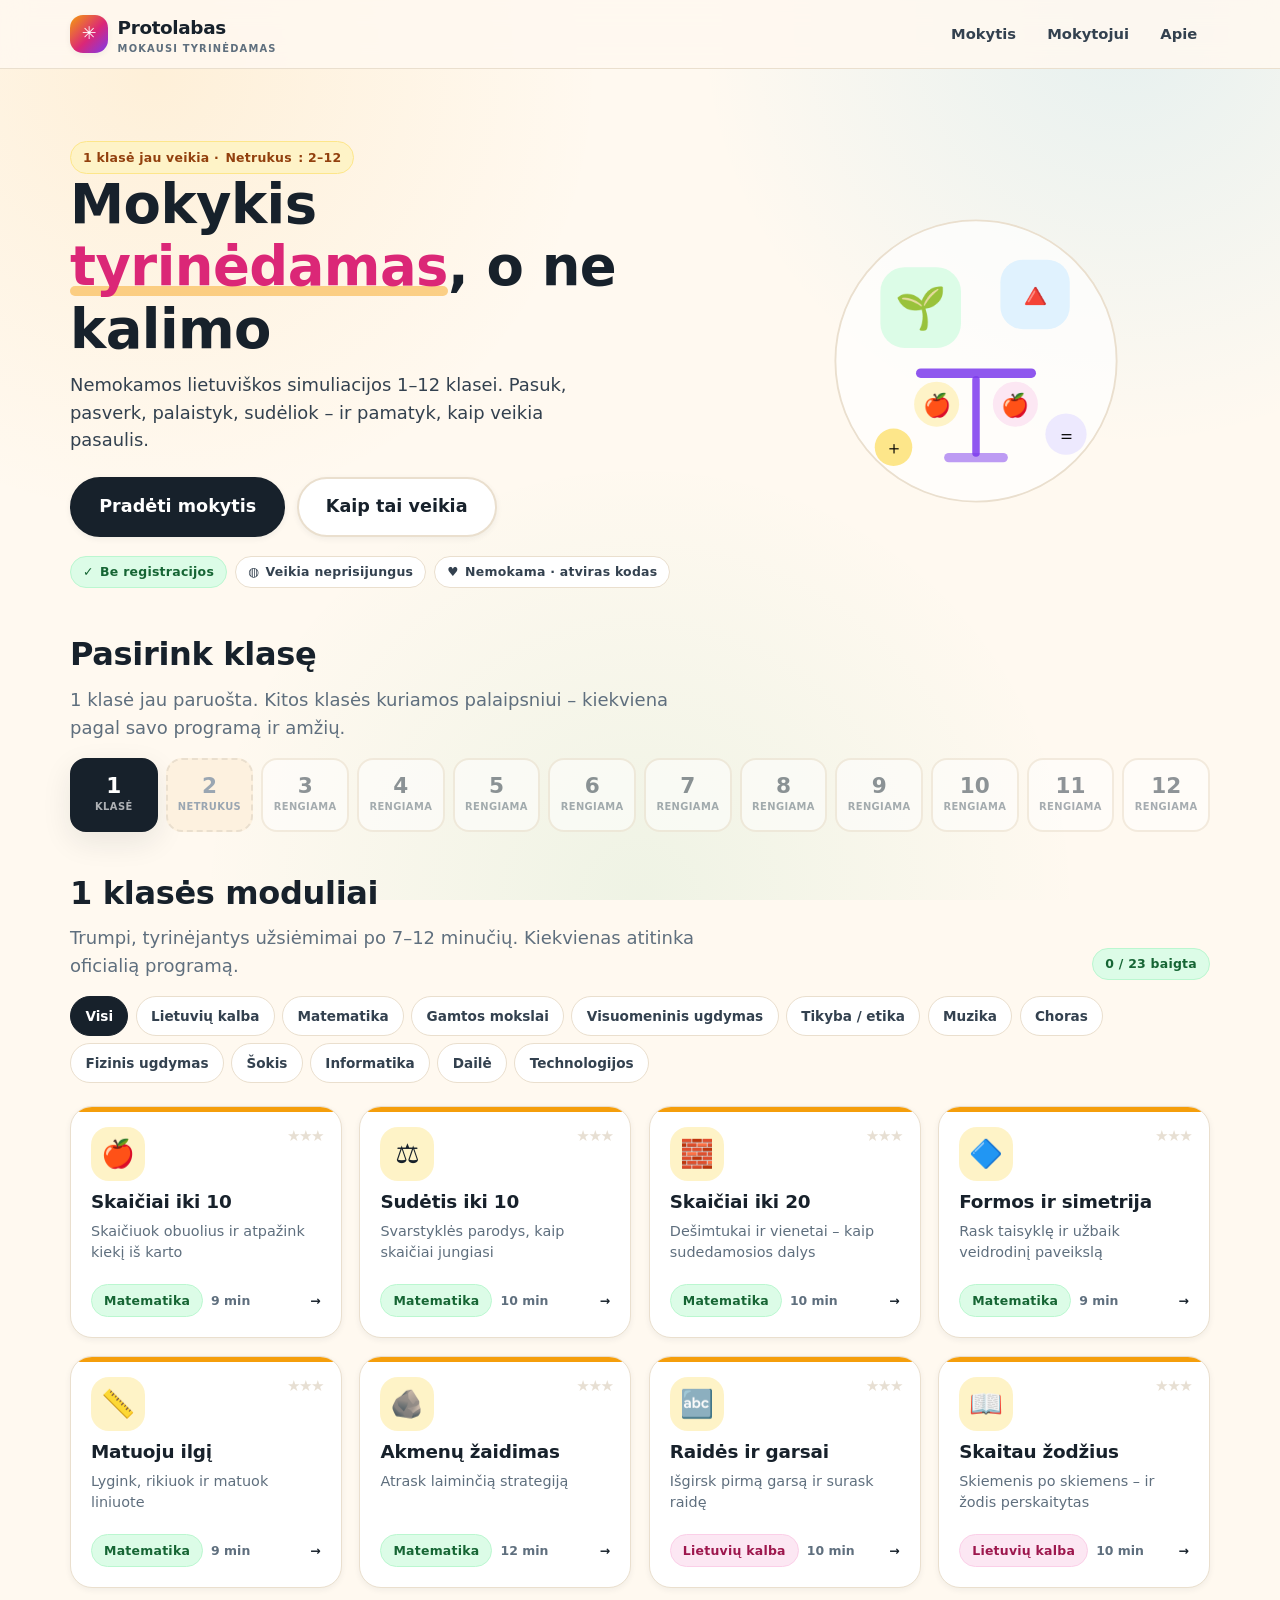
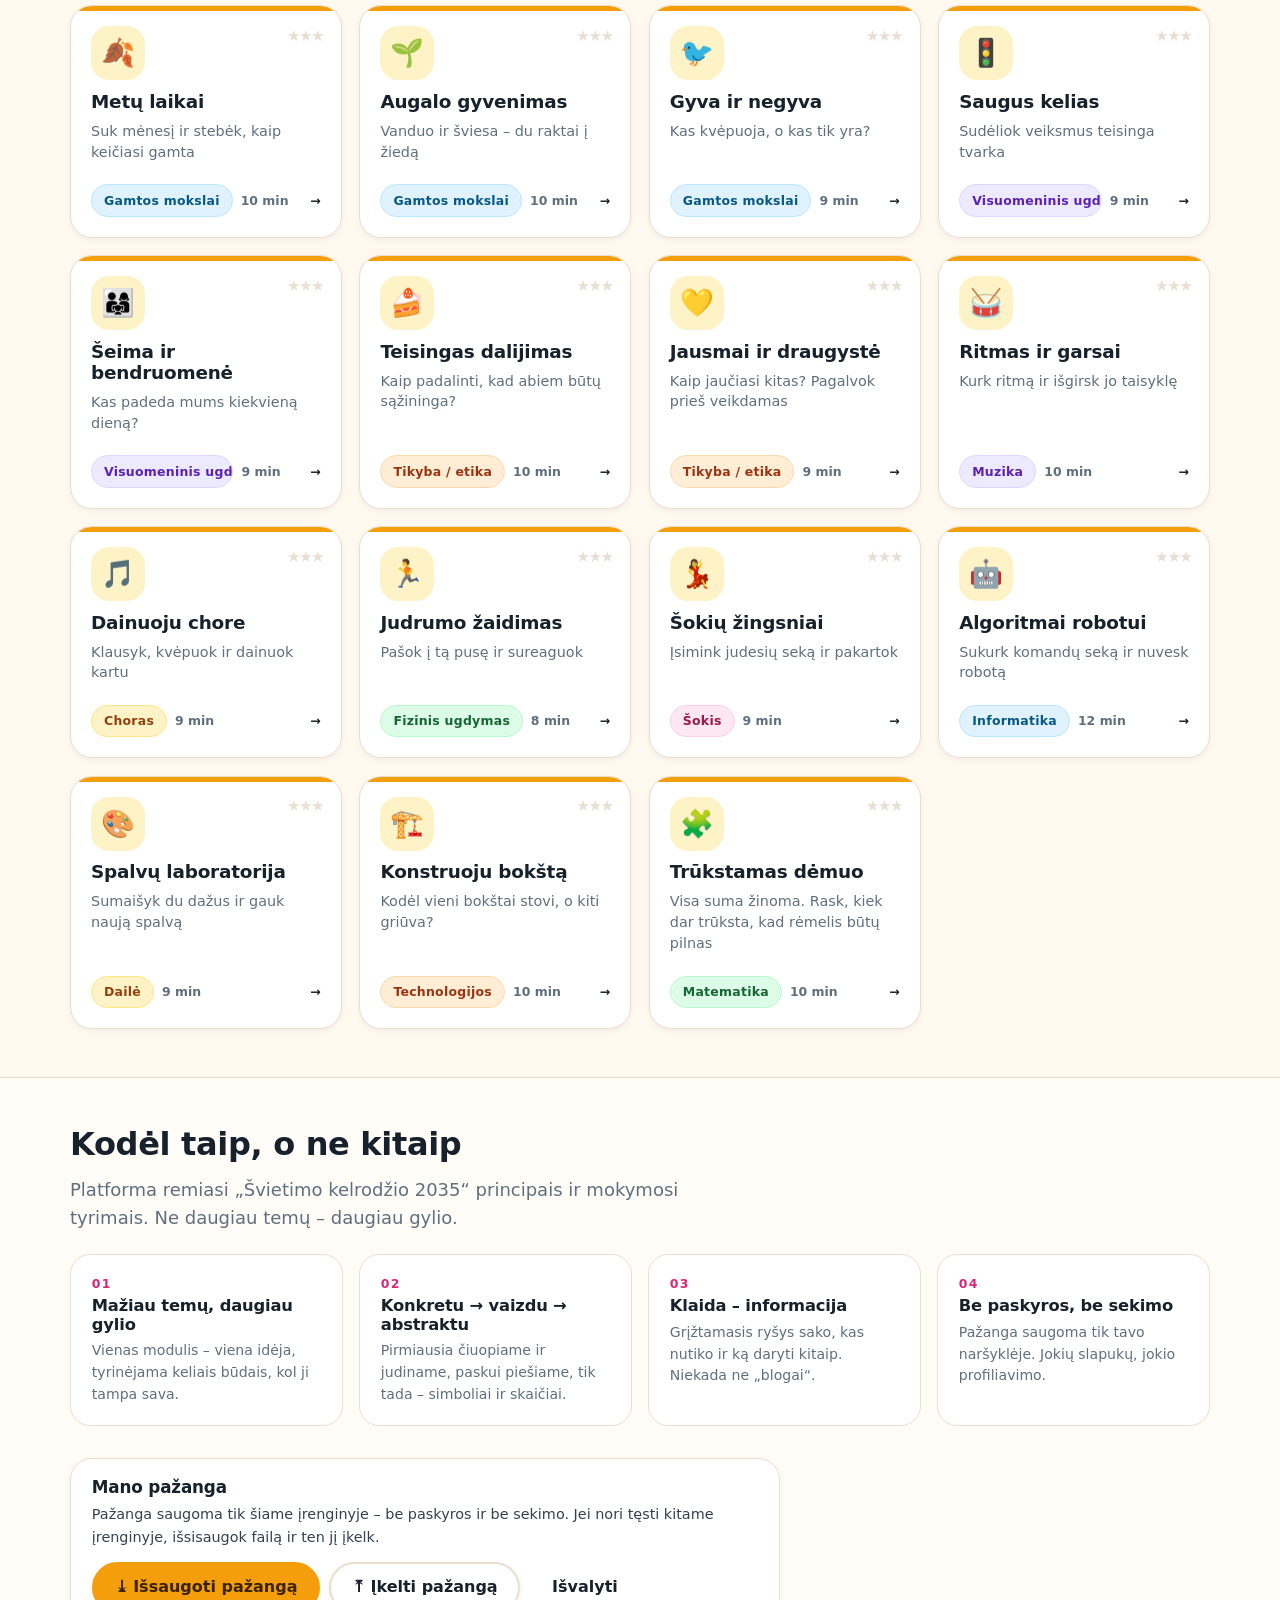
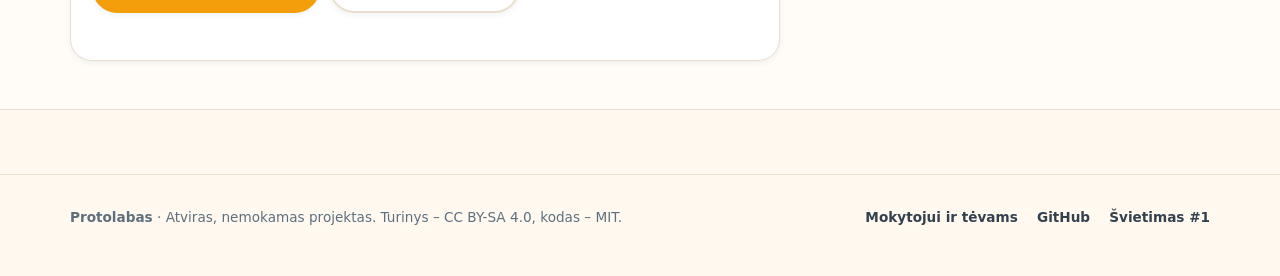
<file: index.html>
<!doctype html>
<html lang="lt">
<head>
<meta charset="utf-8">
<meta name="viewport" content="width=device-width, initial-scale=1">
<title>Protolabas — mokausi tyrinėdamas | 1–12 klasė</title>
<meta name="description" content="Nemokama, atviro kodo lietuviška mokymosi platforma 1–12 klasei: interaktyvios simuliacijos, modeliai ir žaidimai, susieti su oficialia bendrąja programa.">
<meta name="theme-color" content="#fff9f0">
<meta property="og:title" content="Protolabas — mokausi tyrinėdamas">
<meta property="og:description" content="Simuliacijos ir modeliai 1–12 klasei. Be registracijos. Nemokamai.">
<meta property="og:type" content="website">
<link rel="icon" href="data:image/svg+xml,%3Csvg xmlns='http://www.w3.org/2000/svg' viewBox='0 0 64 64'%3E%3Crect width='64' height='64' rx='18' fill='%23f59e0b'/%3E%3Ccircle cx='24' cy='26' r='7' fill='%23fff'/%3E%3Ccircle cx='42' cy='26' r='7' fill='%23fff'/%3E%3Cpath d='M18 42c4 8 24 8 28 0' stroke='%23fff' stroke-width='4' fill='none' stroke-linecap='round'/%3E%3C/svg%3E">
<link rel="stylesheet" href="css/app.css">
</head>
<body>
<a class="sr-only" href="#main">Pereiti prie turinio</a>

<header class="topbar">
  <div class="wrap">
    <a class="brand" href="./">
      <span class="brand-mark" aria-hidden="true">✳</span>
      <span>Protolabas<small data-i18n="brandTag">mokausi tyrinėdamas</small></span>
    </a>
    <nav class="topnav" aria-label="Pagrindinė navigacija">
      <a href="#modules" data-i18n="navLearn">Mokytis</a>
      <a href="mokytojui.html" data-i18n="navTeachers">Mokytojui</a>
      <a href="#apie" class="nav-keep" data-i18n="navAbout">Apie</a>
    </nav>
  </div>
</header>

<main id="main">
  <section class="hero">
    <div class="wrap">
      <div>
        <span class="chip chip-sun">1 klasė jau veikia · <span data-i18n="soon">Netrukus</span>: 2–12</span>
        <h1 data-i18n="heroTitle">Mokykis <em>tyrinėdamas</em>, o ne kalimo</h1>
        <p class="hero-lead" data-i18n="heroLead">Nemokamos lietuviškos simuliacijos 1–12 klasei. Pasuk, pasverk, palaistyk, sudėliok – ir pamatyk, kaip veikia pasaulis.</p>
        <div class="hero-actions">
          <a class="btn btn-primary btn-lg" href="#modules" data-i18n="startLearning">Pradėti mokytis</a>
          <a class="btn btn-lg" href="mokytojui.html" data-i18n="howItWorks">Kaip tai veikia</a>
        </div>
        <div class="hero-note">
          <span class="chip chip-leaf">✓ <span data-i18n="noAccount">Be registracijos</span></span>
          <span class="chip">◍ <span data-i18n="offline">Veikia neprisijungus</span></span>
          <span class="chip">♥ <span data-i18n="freeOpen">Nemokama · atviras kodas</span></span>
        </div>
      </div>
      <div class="hero-art" aria-hidden="true">
        <svg viewBox="0 0 320 320" role="img" aria-label="Svarstyklės su obuoliais, augalas ir figūros">
          <circle cx="160" cy="160" r="150" fill="#fff" opacity=".7"/>
          <circle cx="160" cy="160" r="150" fill="none" stroke="#eadfce" stroke-width="2"/>
          <g class="float-slow">
            <rect x="58" y="60" width="86" height="86" rx="26" fill="#dcfce7"/>
            <text x="101" y="118" font-size="44" text-anchor="middle">🌱</text>
          </g>
          <g class="float-fast">
            <rect x="186" y="52" width="74" height="74" rx="24" fill="#e0f2fe"/>
            <text x="223" y="103" font-size="38" text-anchor="middle">🔺</text>
          </g>
          <g>
            <rect x="96" y="168" width="128" height="10" rx="5" fill="#7c3aed" opacity=".85"/>
            <rect x="156" y="176" width="8" height="86" rx="4" fill="#7c3aed" opacity=".85"/>
            <rect x="126" y="258" width="68" height="10" rx="5" fill="#7c3aed" opacity=".5"/>
            <circle cx="118" cy="206" r="24" fill="#fef3c7"/>
            <text x="118" y="215" font-size="24" text-anchor="middle">🍎</text>
            <circle cx="202" cy="206" r="24" fill="#fce7f3"/>
            <text x="202" y="215" font-size="24" text-anchor="middle">🍎</text>
          </g>
          <g class="float-slow">
            <circle cx="72" cy="252" r="20" fill="#fde68a"/>
            <text x="72" y="259" font-size="19" text-anchor="middle">＋</text>
          </g>
          <g class="float-fast">
            <circle cx="256" cy="238" r="22" fill="#ede9fe"/>
            <text x="256" y="246" font-size="20" text-anchor="middle">＝</text>
          </g>
        </svg>
      </div>
    </div>
  </section>

  <section class="grades" id="grades">
    <div class="wrap">
      <div class="section-head">
        <div>
          <h2 data-i18n="gradesTitle">Pasirink klasę</h2>
          <p data-i18n="gradesLead">1 klasė jau paruošta. Kitos klasės kuriamos palaipsniui – kiekviena pagal savo programą ir amžių.</p>
        </div>
      </div>
      <div class="grade-rail" id="gradeRail" role="list"></div>
    </div>
  </section>

  <section class="modules" id="modules">
    <div class="wrap">
      <div class="continue" id="continueCard" hidden>
        <div>
          <small data-i18n="continueWhere">Ten, kur baigei</small>
          <b id="continueTitle"></b>
        </div>
        <a class="btn btn-sun" id="continueLink" href="#" data-i18n="continue">Tęsti</a>
      </div>

      <div class="section-head">
        <div>
          <h2 id="modulesHeading" data-i18n="modulesTitle">1 klasės moduliai</h2>
          <p data-i18n="modulesLead">Trumpi, tyrinėjantys užsiėmimai po 7–12 minučių. Kiekvienas atitinka oficialią programą.</p>
        </div>
        <div id="gradeProgress" class="chip chip-leaf" hidden></div>
      </div>

      <div class="filters" id="filters" role="group" aria-label="Dalykų filtras"></div>
      <div class="grid grid-3" id="moduleGrid" aria-live="polite"></div>
      <noscript><p>Šiai platformai reikia „JavaScript“. Turinys – atviro kodo, todėl jį galima skaityti ir tiesiogiai <code>content/</code> kataloge.</p></noscript>
    </div>
  </section>

  <section class="band band-tint" id="apie">
    <div class="wrap">
      <h2 data-i18n="principlesTitle">Kodėl taip, o ne kitaip</h2>
      <p style="color:var(--muted);max-width:60ch" data-i18n="principlesLead">Platforma remiasi „Švietimo kelrodžio 2035“ principais ir mokymosi tyrimais. Ne daugiau temų – daugiau gylio.</p>
      <div class="principles">
        <div class="principle"><div class="n">01</div><h3 data-i18n="p1t">Mažiau temų, daugiau gylio</h3><p data-i18n="p1d">Vienas modulis – viena idėja, tyrinėjama keliais būdais, kol ji tampa sava.</p></div>
        <div class="principle"><div class="n">02</div><h3 data-i18n="p2t">Konkretu → vaizdu → abstraktu</h3><p data-i18n="p2d">Pirmiausia čiuopiame ir judiname, paskui piešiame, tik tada – simboliai ir skaičiai.</p></div>
        <div class="principle"><div class="n">03</div><h3 data-i18n="p3t">Klaida – informacija</h3><p data-i18n="p3d">Grįžtamasis ryšys sako, kas nutiko ir ką daryti kitaip. Niekada ne „blogai“.</p></div>
        <div class="principle"><div class="n">04</div><h3 data-i18n="p4t">Be paskyros, be sekimo</h3><p data-i18n="p4d">Pažanga saugoma tik tavo naršyklėje. Jokių slapukų, jokio profiliavimo.</p></div>
      </div>
      <div class="progress-tools">
        <h3>Mano pažanga</h3>
        <p>Pažanga saugoma tik šiame įrenginyje – be paskyros ir be sekimo. Jei nori tęsti kitame įrenginyje, išsisaugok failą ir ten jį įkelk.</p>
        <div class="progress-actions">
          <button class="btn btn-sun" id="exportProgress" type="button">⤓ Išsaugoti pažangą</button>
          <label class="btn" for="importProgress">⤒ Įkelti pažangą</label>
          <input id="importProgress" type="file" accept="application/json,.json" hidden>
          <button class="btn btn-ghost" id="resetProgress" type="button">Išvalyti</button>
        </div>
        <p id="progressMsg" class="progress-msg" role="status" aria-live="polite"></p>
      </div>
    </div>
  </section>
</main>

<footer class="site-foot">
  <div class="wrap">
    <div>
      <b>Protolabas</b> · <span data-i18n="footNote">Atviras, nemokamas projektas. Turinys – CC BY-SA 4.0, kodas – MIT.</span>
    </div>
    <div style="display:flex;gap:1.2rem;flex-wrap:wrap">
      <a href="mokytojui.html" data-i18n="forTeachers">Mokytojui ir tėvams</a>
      <a href="https://github.com/One-Man-Company/protolabas">GitHub</a>
      <a href="guidelines/svietimas-1.md">Švietimas #1</a>
    </div>
  </div>
</footer>

<script type="module" src="js/app.js"></script>
</body>
</html>
</file>
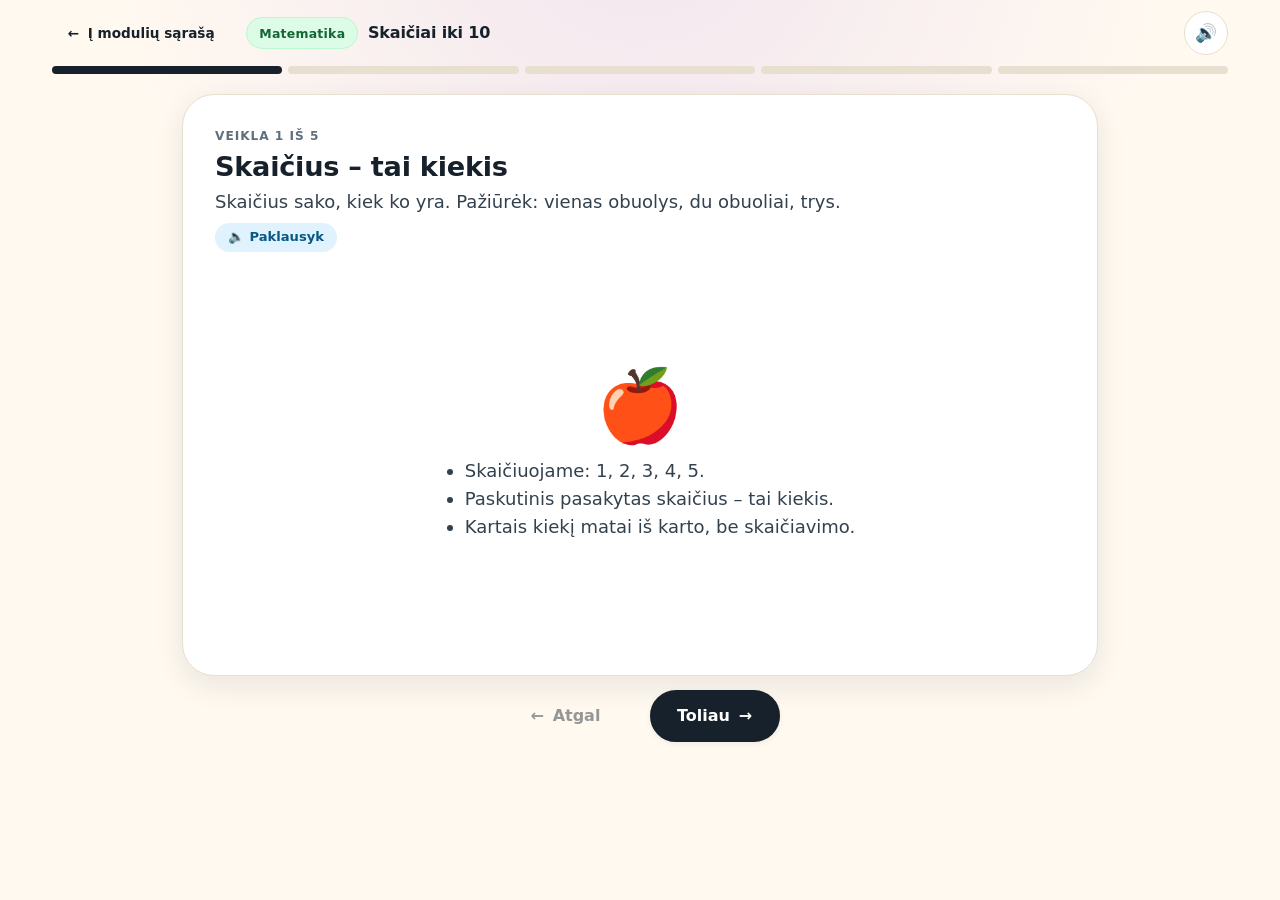
<file: mokytis.html>
<!doctype html>
<html lang="lt">
<head>
<meta charset="utf-8">
<meta name="viewport" content="width=device-width, initial-scale=1">
<title>Mokytis — Protolabas</title>
<meta name="robots" content="noindex">
<link rel="icon" href="data:image/svg+xml,%3Csvg xmlns='http://www.w3.org/2000/svg' viewBox='0 0 64 64'%3E%3Crect width='64' height='64' rx='18' fill='%23f59e0b'/%3E%3Ccircle cx='24' cy='26' r='7' fill='%23fff'/%3E%3Ccircle cx='42' cy='26' r='7' fill='%23fff'/%3E%3Cpath d='M18 42c4 8 24 8 28 0' stroke='%23fff' stroke-width='4' fill='none' stroke-linecap='round'/%3E%3C/svg%3E">
<link rel="stylesheet" href="css/lesson.css">
</head>
<body class="lesson-page">
<a class="sr-only" href="#stage-main">Pereiti prie veiklos</a>

<header class="lesson-top">
  <a class="btn btn-ghost btn-sm" href="./" id="backLink">← <span data-i18n="toModules">Į modulių sąrašą</span></a>
  <div class="lesson-id">
    <span class="chip" id="subjectChip">—</span>
    <h1 id="lessonTitle">—</h1>
  </div>
  <div class="lesson-tools">
    <button class="icon-btn" id="soundBtn" aria-pressed="true" aria-label="Garsas" title="Garsas">🔊</button>
  </div>
</header>

<div class="steps" id="steps" role="progressbar" aria-label="Modulio eiga" aria-valuemin="0" aria-valuemax="100" aria-valuenow="0"></div>

<main class="lesson-main" id="stage-main">
  <section class="stage-card">
    <div class="stage-head">
      <span class="step-count" id="stepCount">—</span>
      <h2 id="actTitle">Kraunama…</h2>
      <p id="actText"></p>
      <div><button class="speak-btn" id="speakBtn" type="button">🔈 <span data-i18n="listen">Paklausyk</span></button></div>
    </div>
    <div class="stage" id="stage"></div>
  </section>
  <footer class="lesson-foot">
    <button class="btn btn-ghost" id="prevBtn" disabled>← <span data-i18n="back">Atgal</span></button>
    <div class="hint" id="hint" aria-live="polite"></div>
    <button class="btn btn-primary" id="nextBtn" disabled><span data-i18n="next">Toliau</span> →</button>
  </footer>
</main>

<script type="module" src="js/lesson.js"></script>
</body>
</html>
</file>
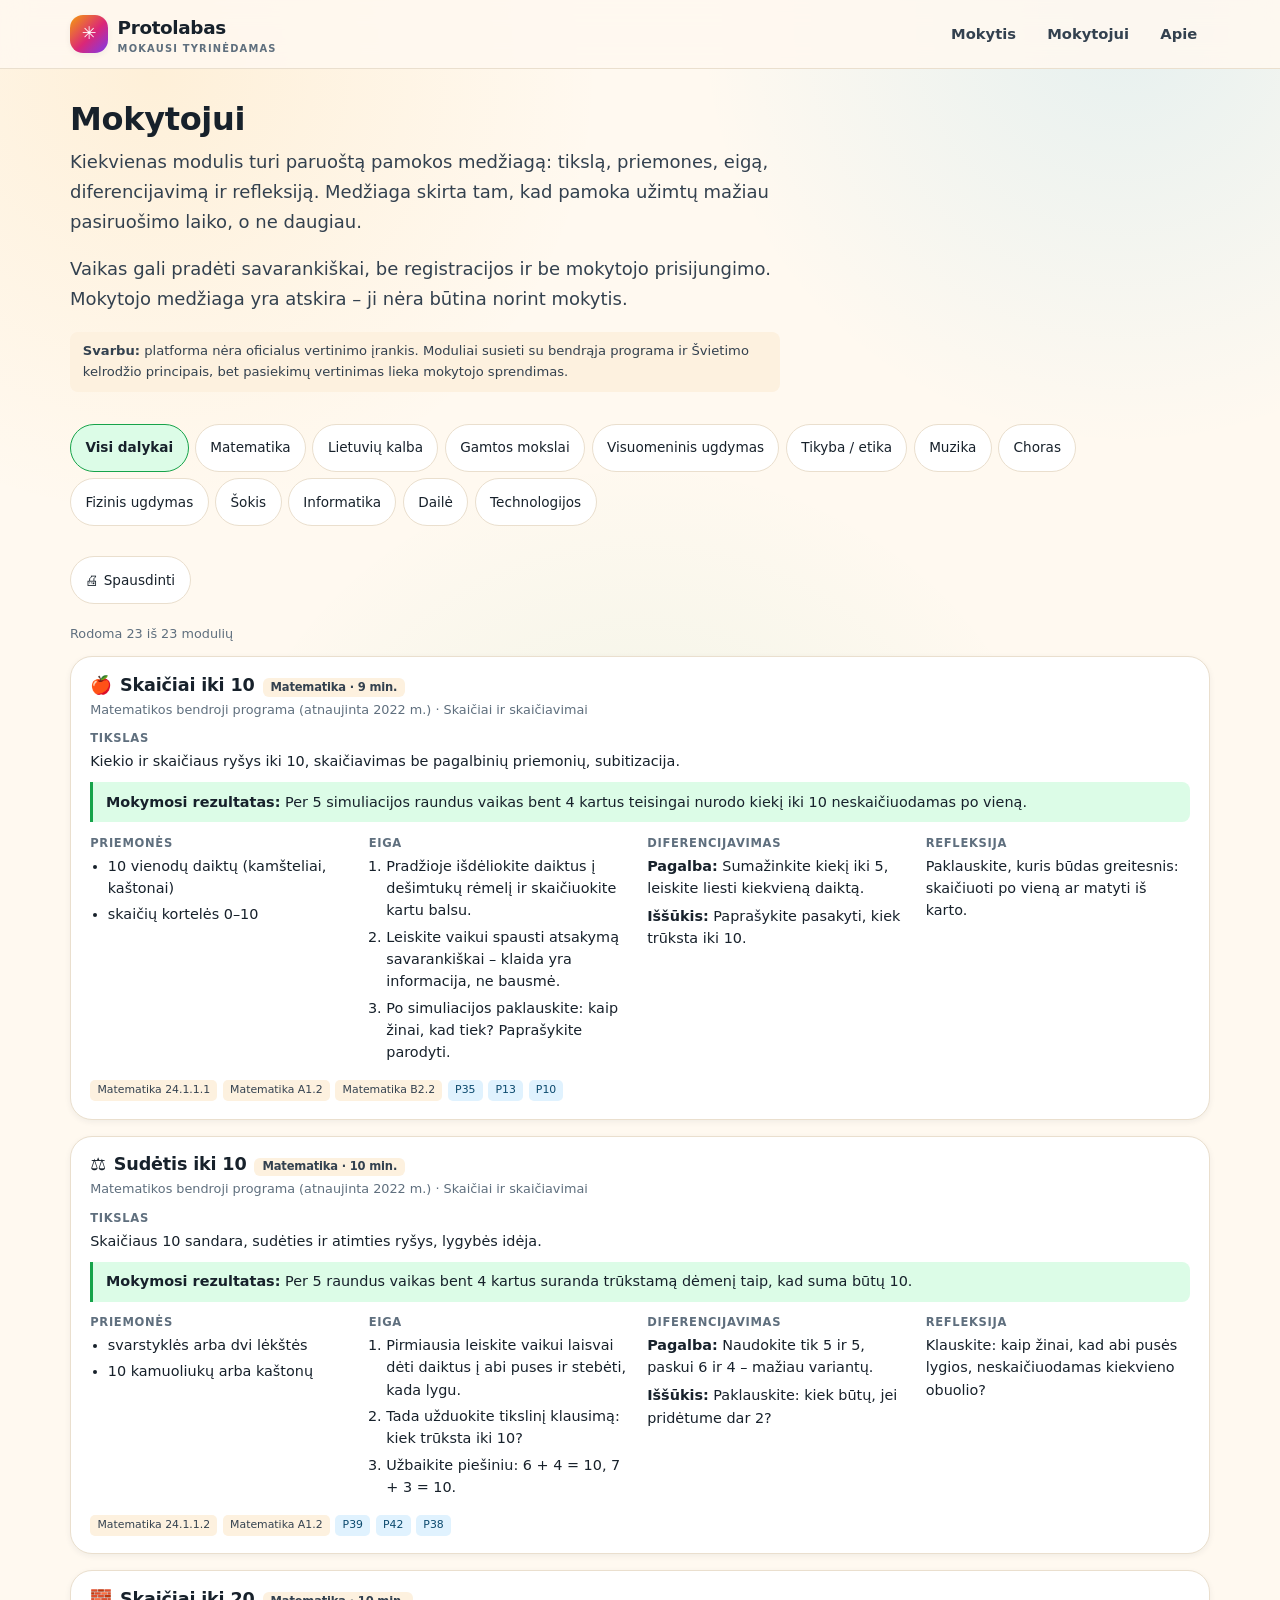
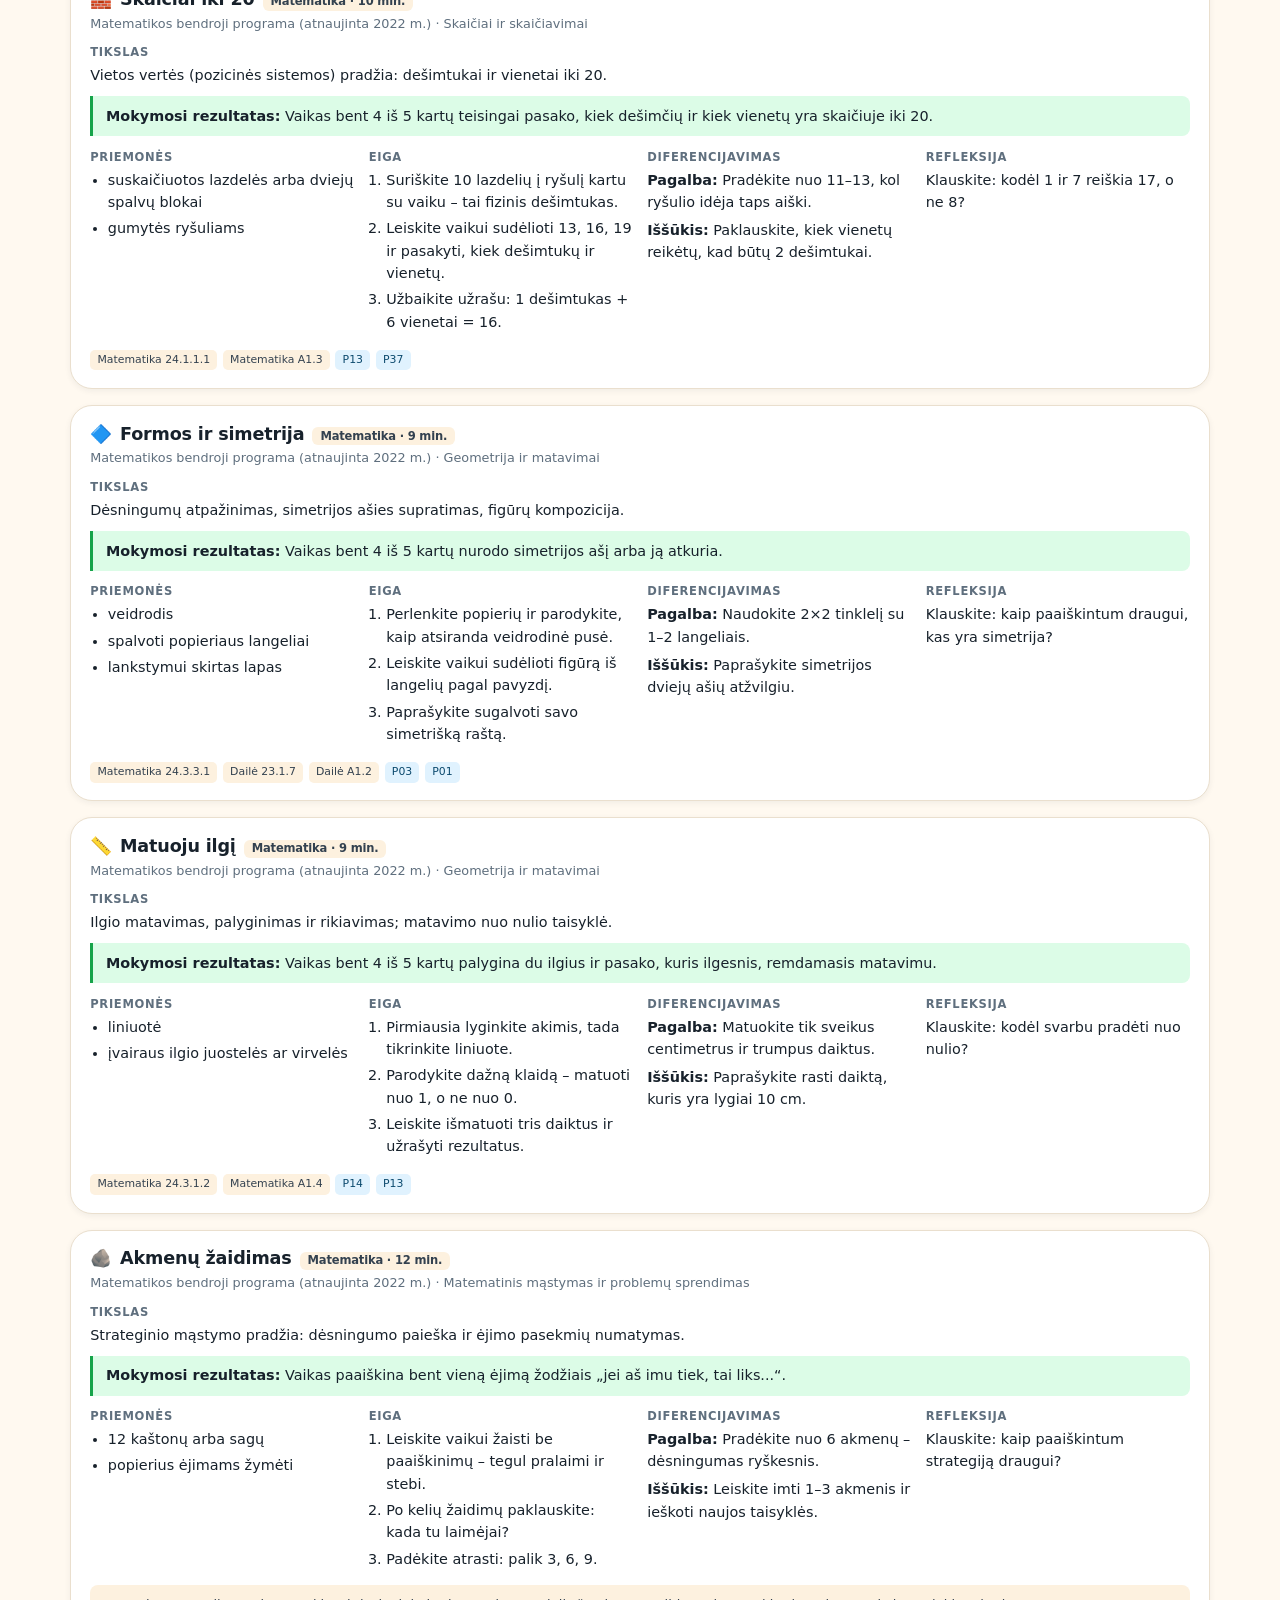
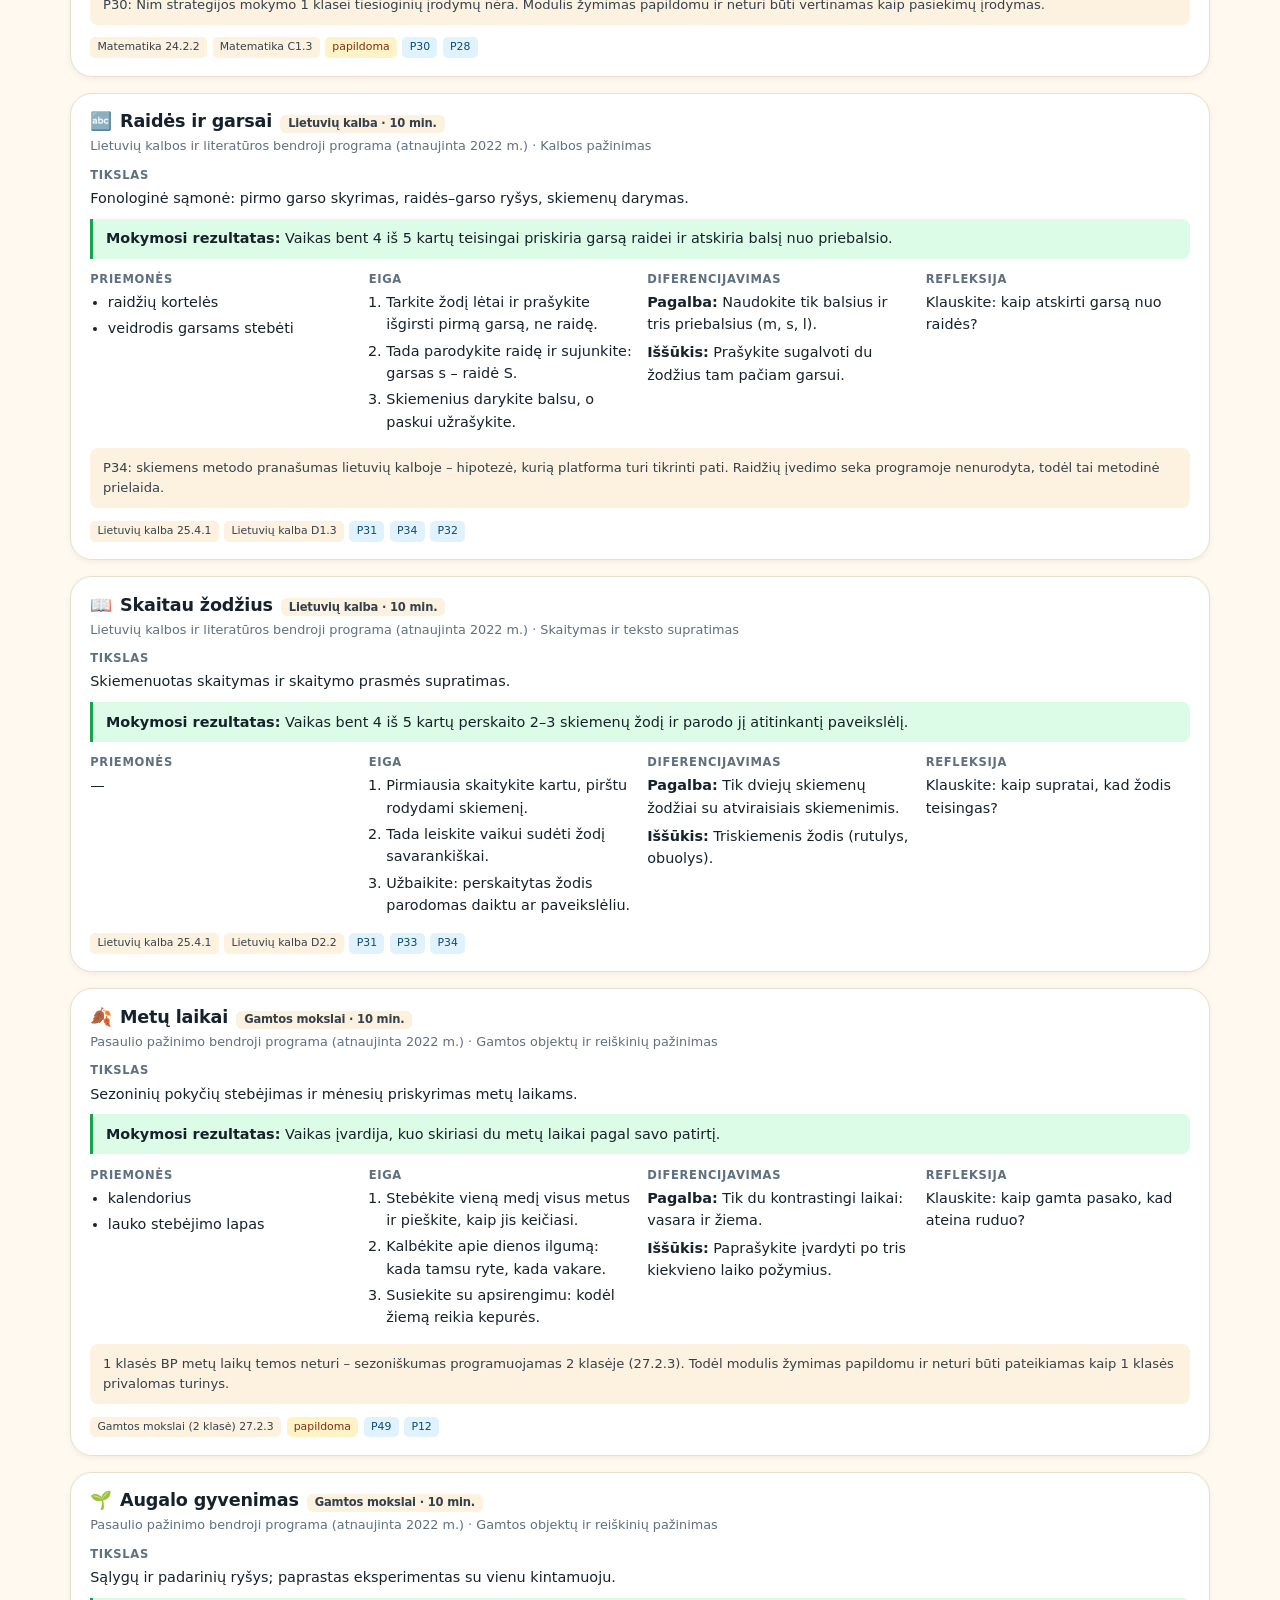
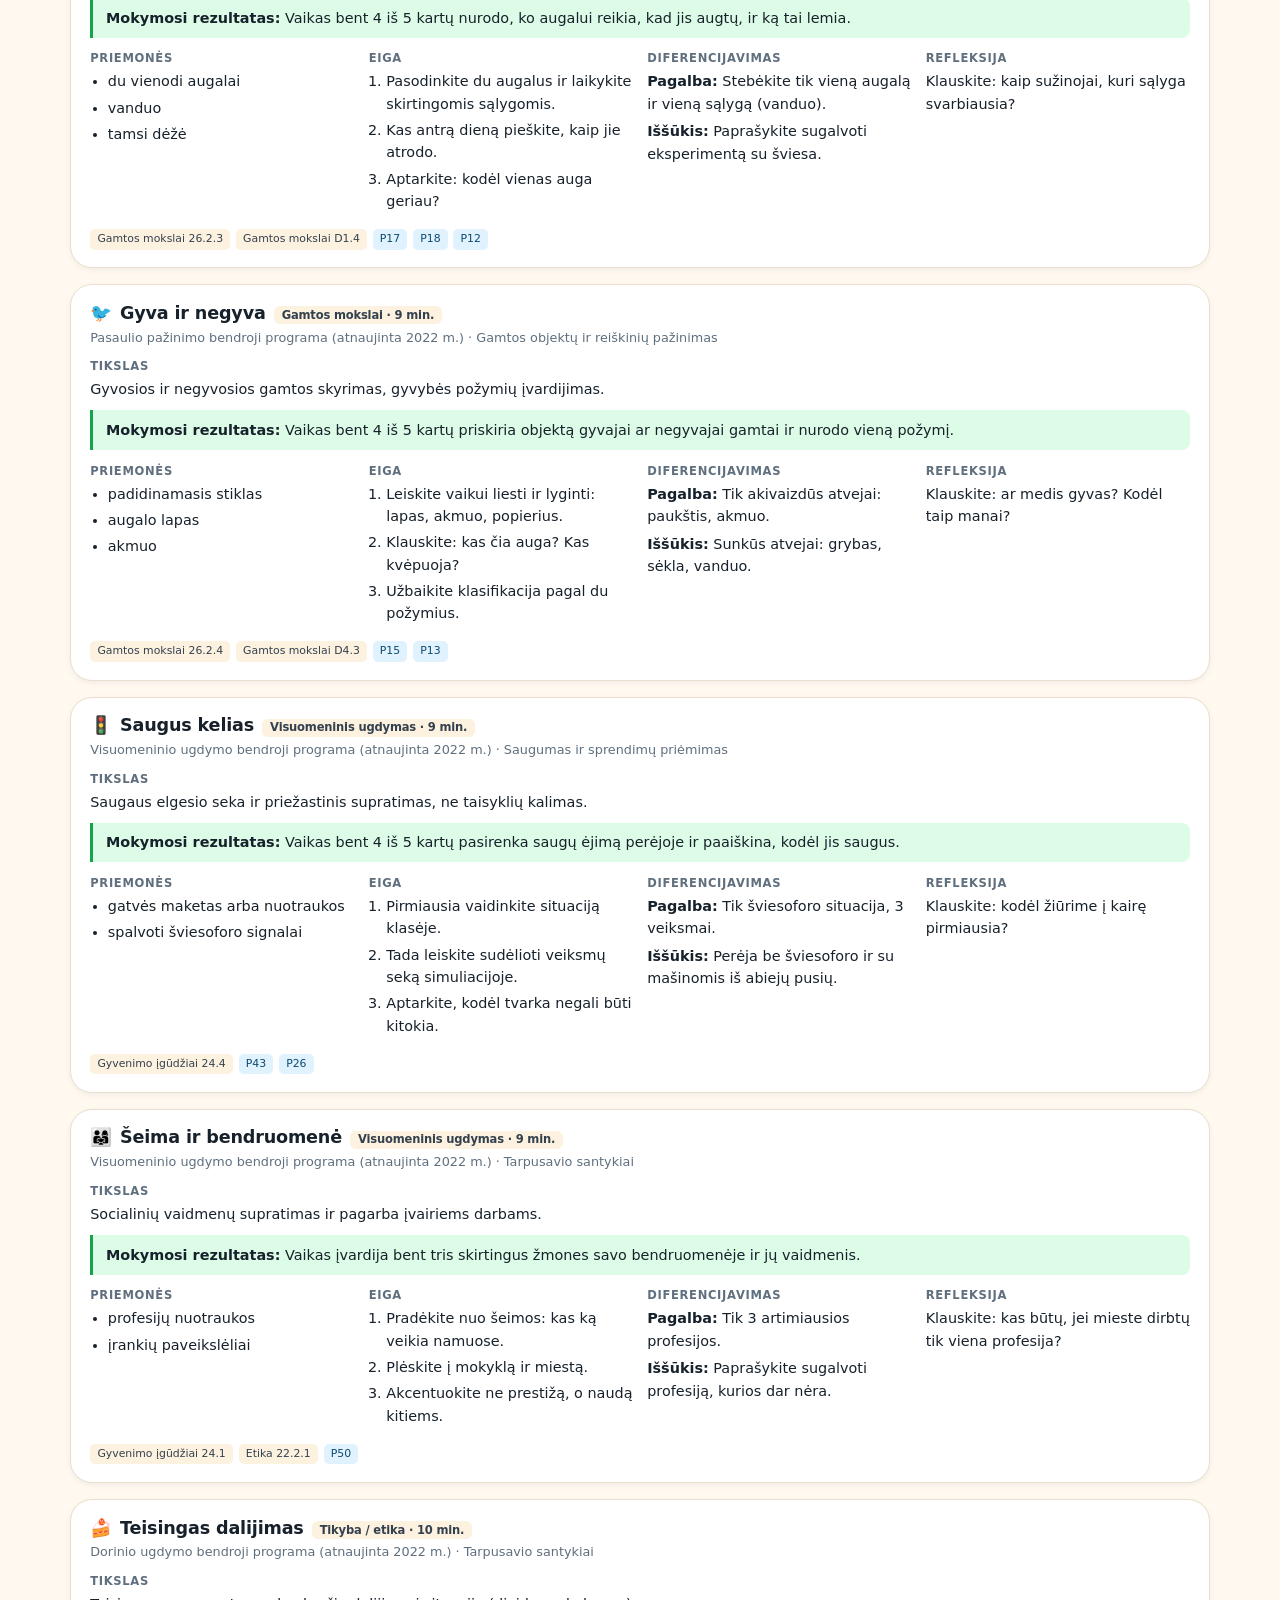
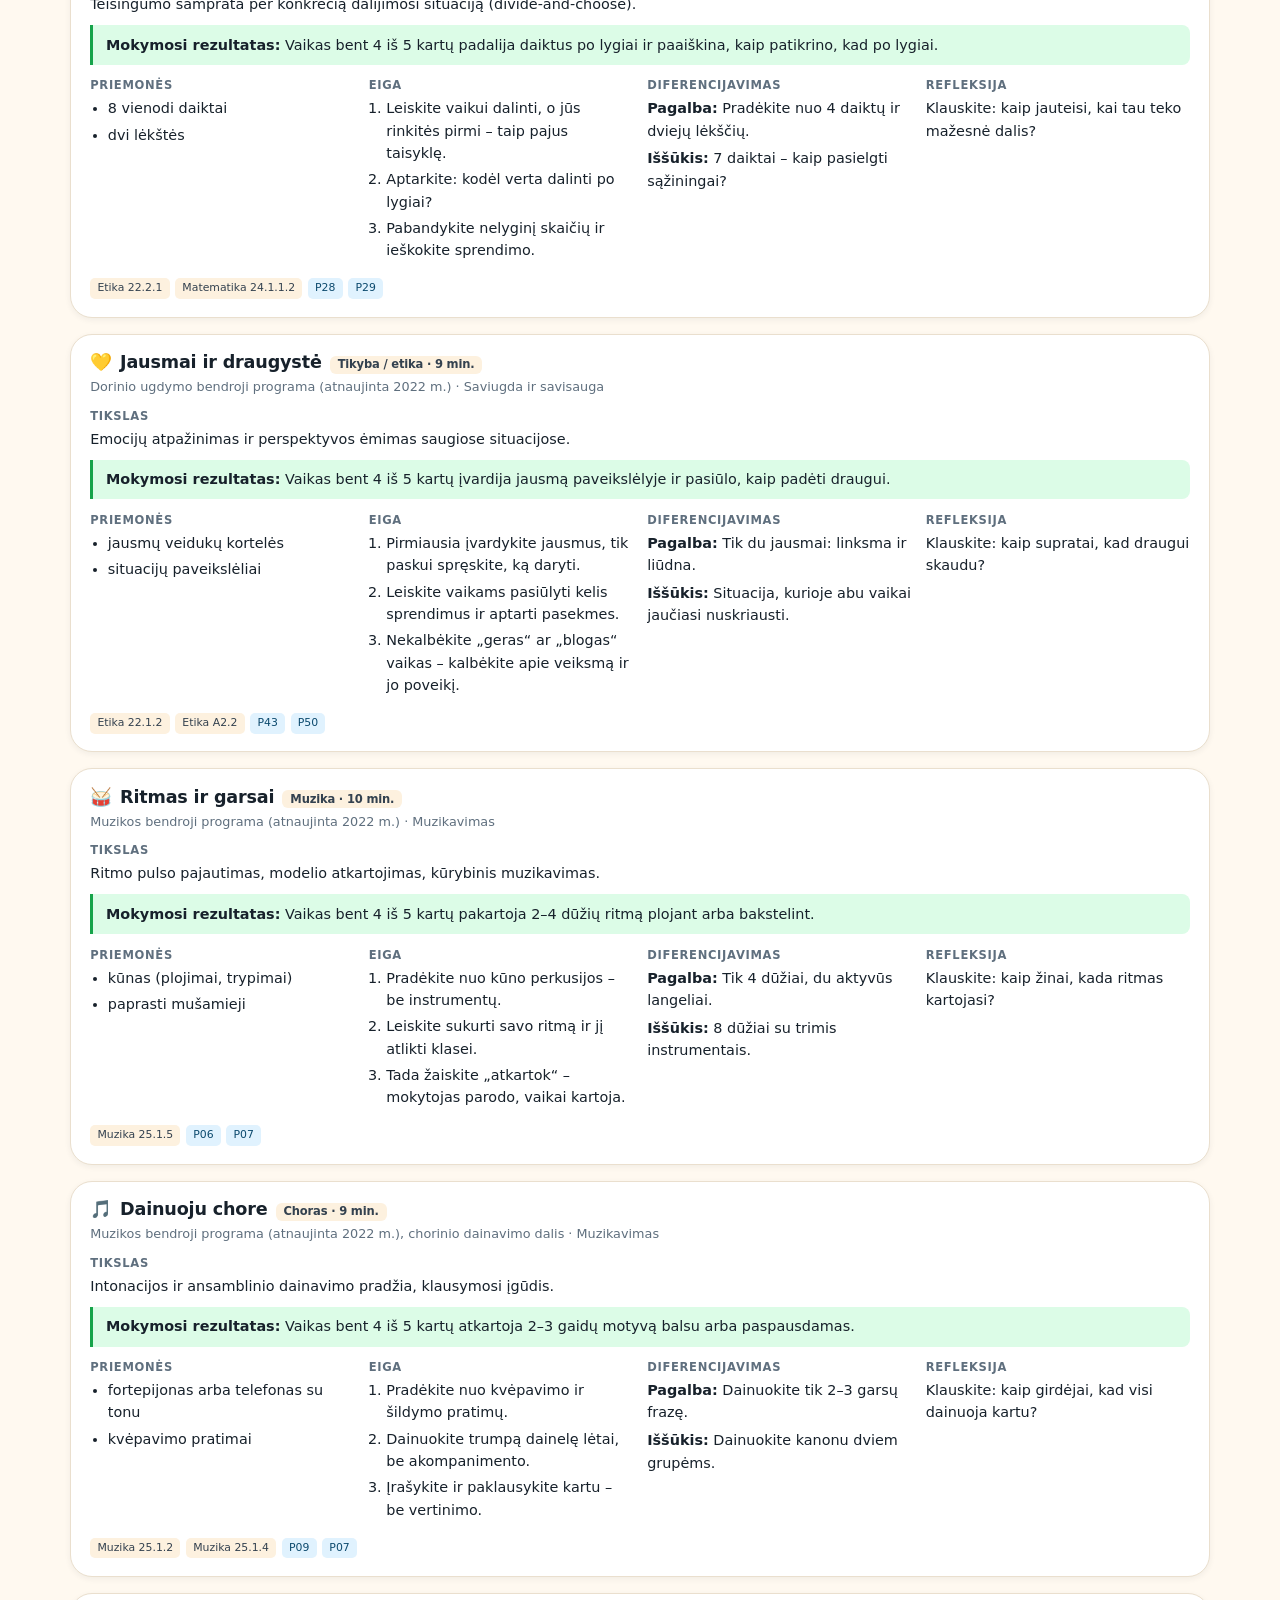
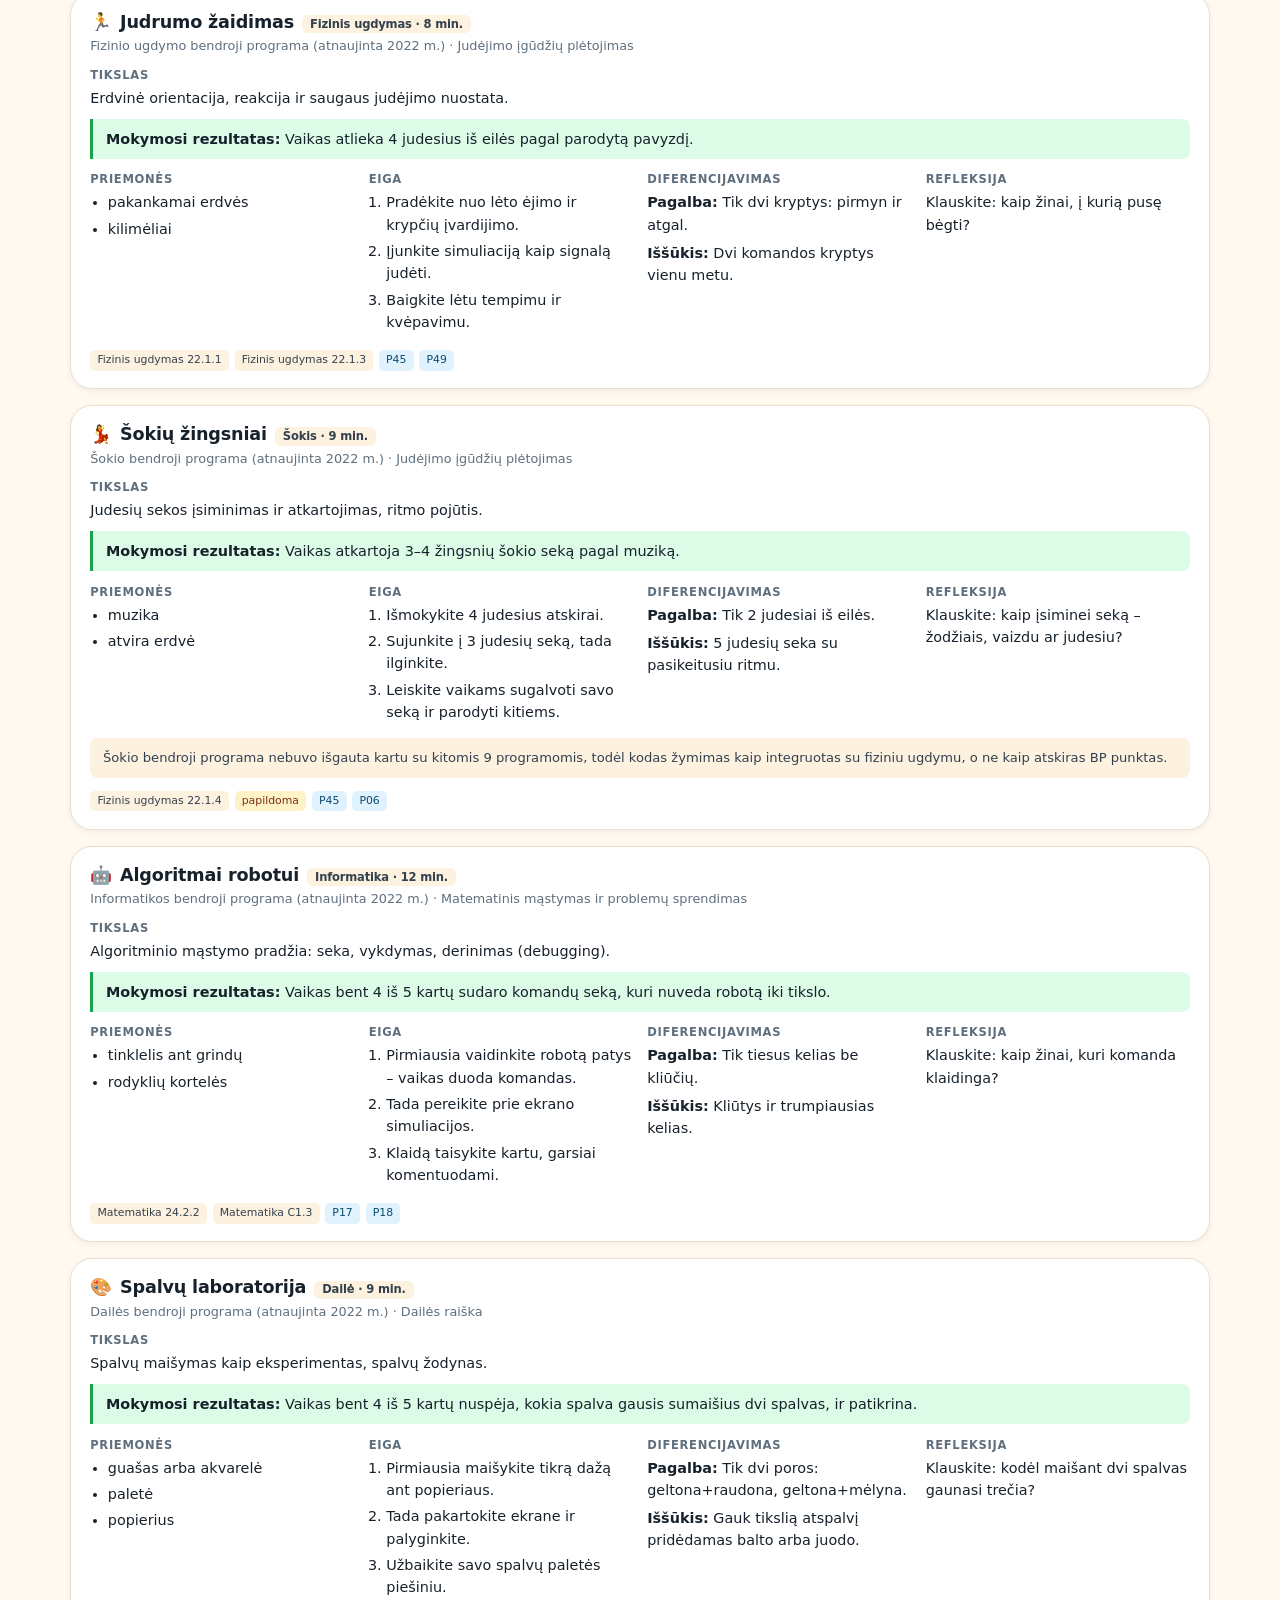
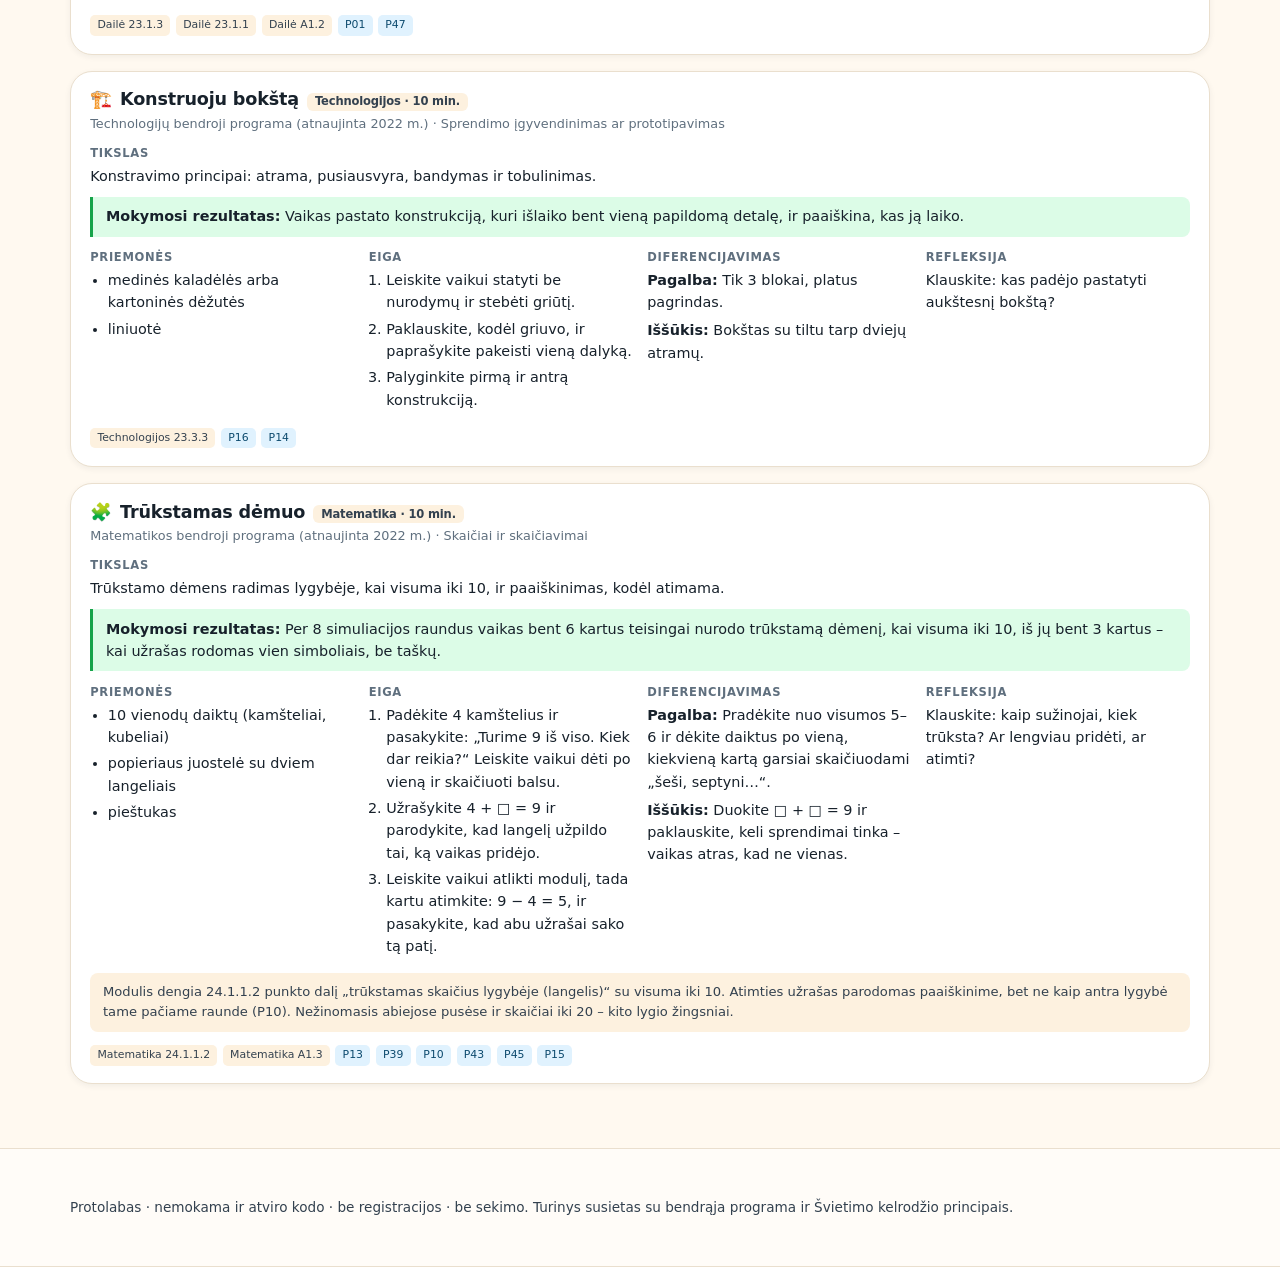
<file: mokytojui.html>
<!doctype html>
<html lang="lt">
<head>
<meta charset="utf-8">
<meta name="viewport" content="width=device-width, initial-scale=1">
<title>Mokytojui — Protolabas</title>
<meta name="description" content="Kiekvieno Protolabo modulio mokytojo medžiaga: tikslas, priemonės, eiga, diferencijavimas ir refleksija. Susieta su bendrąja programa.">
<meta name="theme-color" content="#fff9f0">
<link rel="icon" href="data:image/svg+xml,%3Csvg xmlns='http://www.w3.org/2000/svg' viewBox='0 0 64 64'%3E%3Crect width='64' height='64' rx='18' fill='%23f59e0b'/%3E%3Ccircle cx='24' cy='26' r='7' fill='%23fff'/%3E%3Ccircle cx='42' cy='26' r='7' fill='%23fff'/%3E%3Cpath d='M18 42c4 8 24 8 28 0' stroke='%23fff' stroke-width='4' fill='none' stroke-linecap='round'/%3E%3C/svg%3E">
<link rel="stylesheet" href="css/app.css">
<style>
  .t-intro{max-width:62ch}
  .t-intro p{color:var(--ink-soft);line-height:1.65}
  .t-toolbar{display:flex;flex-wrap:wrap;gap:.5rem;align-items:center;margin:1.6rem 0 1.2rem}
  .t-toolbar .filters{display:flex;flex-wrap:wrap;gap:.4rem}
  .t-btn{font:inherit;font-size:.85rem;padding:.45rem .9rem;border-radius:999px;border:1.5px solid var(--line);background:var(--card);color:var(--ink);cursor:pointer;min-height:var(--tap);transition:background .18s,border-color .18s}
  .t-btn[aria-pressed="true"]{background:var(--leaf-soft);border-color:var(--leaf);font-weight:600}
  .t-btn:hover{border-color:var(--leaf)}
  .t-module{background:var(--card);border:1px solid var(--line);border-radius:var(--radius);padding:1.1rem 1.2rem;margin-bottom:1rem;box-shadow:var(--shadow-s);break-inside:avoid}
  .t-module h2{font-size:1.1rem;margin:0 0 .2rem;display:flex;gap:.5rem;align-items:baseline;flex-wrap:wrap}
  .t-module h2 .t-code{font-family:var(--font);font-size:.72rem;font-weight:600;color:var(--ink-soft);background:var(--cream-deep);padding:.15rem .5rem;border-radius:6px}
  .t-meta{font-size:.8rem;color:var(--muted);margin-bottom:.8rem}
  .t-outcome{background:var(--leaf-soft);border-left:3px solid var(--leaf);padding:.55rem .8rem;border-radius:0 8px 8px 0;font-size:.9rem;margin:.6rem 0 .9rem}
  .t-grid{display:grid;gap:.9rem;grid-template-columns:repeat(auto-fit,minmax(240px,1fr))}
  .t-block h3{font-size:.72rem;text-transform:uppercase;letter-spacing:.06em;color:var(--muted);margin:0 0 .3rem}
  .t-block ul,.t-block ol{margin:0;padding-left:1.1rem;font-size:.9rem;line-height:1.55}
  .t-block li{margin-bottom:.25rem}
  .t-block p{margin:0;font-size:.9rem;line-height:1.55}
  .t-tags{display:flex;gap:.35rem;flex-wrap:wrap;margin-top:.8rem}
  .t-tag{font-size:.68rem;padding:.12rem .45rem;border-radius:5px;background:var(--cream-deep);color:var(--ink-soft)}
  .t-tag.p{background:var(--sky-soft);color:#0c4a6e}
  .t-tag.opt{background:var(--warn-soft);color:#7c2d12}
  .t-note{font-size:.82rem;color:var(--ink-soft);background:var(--cream-deep);padding:.6rem .8rem;border-radius:8px;margin-top:.7rem}
  .t-empty{padding:2rem;text-align:center;color:var(--muted)}
  @media print{
    .topbar,.t-toolbar,.t-print{display:none!important}
    body{background:#fff}
    .t-module{box-shadow:none;border:1px solid #ccc;page-break-inside:avoid}
    main{padding:0}
  }
</style>
</head>
<body>
<a class="sr-only" href="#main">Pereiti prie turinio</a>

<header class="topbar">
  <div class="wrap">
    <a class="brand" href="./">
      <span class="brand-mark" aria-hidden="true">✳</span>
      <span>Protolabas<small>mokausi tyrinėdamas</small></span>
    </a>
    <nav class="topnav" aria-label="Pagrindinė navigacija">
      <a href="index.html#modules">Mokytis</a>
      <a href="mokytojui.html" aria-current="page">Mokytojui</a>
      <a href="index.html#apie">Apie</a>
    </nav>
  </div>
</header>

<main id="main">
  <div class="wrap" style="padding:2rem 0 3rem">
    <section class="t-intro">
      <h1 style="font-size:2rem;margin:0 0 .6rem">Mokytojui</h1>
      <p>Kiekvienas modulis turi paruoštą pamokos medžiagą: tikslą, priemones, eigą, diferencijavimą ir refleksiją. Medžiaga skirta tam, kad pamoka užimtų mažiau pasiruošimo laiko, o ne daugiau.</p>
      <p>Vaikas gali pradėti savarankiškai, be registracijos ir be mokytojo prisijungimo. Mokytojo medžiaga yra atskira – ji nėra būtina norint mokytis.</p>
      <div class="t-note"><strong>Svarbu:</strong> platforma nėra oficialus vertinimo įrankis. Moduliai susieti su bendrąja programa ir Švietimo kelrodžio principais, bet pasiekimų vertinimas lieka mokytojo sprendimas.</div>
    </section>

    <div class="t-toolbar">
      <div class="filters" id="filters" role="group" aria-label="Filtruoti pagal dalyką"></div>
      <button class="t-btn t-print" id="print" type="button">🖨 Spausdinti</button>
    </div>

    <p class="t-meta" id="count"></p>
    <div id="list"><p class="t-empty">Kraunama…</p></div>
  </div>
</main>

<footer class="band band-tint">
  <div class="wrap">
    <p style="margin:0;font-size:.85rem;color:var(--ink-soft)">
      Protolabas · nemokama ir atviro kodo · be registracijos · be sekimo.
      Turinys susietas su bendrąja programa ir Švietimo kelrodžio principais.
    </p>
  </div>
</footer>

<script type="module">
const DIR = 'content/grade-01';
const state = { subject: 'visi', modules: [] };

const esc = (s) => String(s ?? '').replace(/[&<>"']/g, c => (
  { '&': '&amp;', '<': '&lt;', '>': '&gt;', '"': '&quot;', "'": '&#39;' }[c]
));

const list = (arr) => arr && arr.length
  ? `<ul>${arr.map(x => `<li>${esc(x)}</li>`).join('')}</ul>`
  : '<p>—</p>';

function renderFilters(subjects) {
  const box = document.getElementById('filters');
  const opts = [['visi', 'Visi dalykai'], ...subjects];
  box.innerHTML = opts.map(([key, label]) => `
    <button class="t-btn" type="button" data-subject="${esc(key)}"
      aria-pressed="${String(state.subject === key)}">${esc(label)}</button>`).join('');
  box.querySelectorAll('button').forEach(btn => {
    btn.addEventListener('click', () => {
      state.subject = btn.dataset.subject;
      renderFilters(subjects);
      render();
    });
  });
}

function card(m) {
  const cur = m.curriculum || {};
  const t = m.teacher || {};
  const tags = [];
  (cur.codes || []).forEach(c => tags.push(`<span class="t-tag">${esc(c)}</span>`));
  if (cur.status === 'papildoma') tags.push('<span class="t-tag opt">papildoma</span>');
  (m.designNotes?.evidence || []).forEach(p => tags.push(`<span class="t-tag p">${esc(p)}</span>`));

  return `
  <article class="t-module">
    <h2><span aria-hidden="true">${esc(m.icon || '')}</span> ${esc(m.title)}
      <span class="t-code">${esc(m.subjectLabel)} · ${esc(m.minutes)} min.</span></h2>
    <div class="t-meta">${esc(cur.program || '')}${cur.area ? ' · ' + esc(cur.area) : ''}</div>

    <div class="t-block"><h3>Tikslas</h3><p>${esc(t.tikslas || '—')}</p></div>
    ${m.outcome ? `<div class="t-outcome"><strong>Mokymosi rezultatas:</strong> ${esc(m.outcome)}</div>` : ''}

    <div class="t-grid">
      <div class="t-block"><h3>Priemonės</h3>${list(t.priemones)}</div>
      <div class="t-block"><h3>Eiga</h3>${t.eiga?.length ? `<ol>${t.eiga.map(x => `<li>${esc(x)}</li>`).join('')}</ol>` : '<p>—</p>'}</div>
      <div class="t-block"><h3>Diferencijavimas</h3>
        <p><strong>Pagalba:</strong> ${esc(t.diferencijavimas?.pagalba || '—')}</p>
        <p style="margin-top:.35rem"><strong>Iššūkis:</strong> ${esc(t.diferencijavimas?.issukis || '—')}</p>
      </div>
      <div class="t-block"><h3>Refleksija</h3><p>${esc(t.refleksija || '—')}</p></div>
    </div>

    ${m.designNotes?.pastaba ? `<div class="t-note">${esc(m.designNotes.pastaba)}</div>` : ''}
    <div class="t-tags">${tags.join('')}</div>
  </article>`;
}

function render() {
  const el = document.getElementById('list');
  const shown = state.subject === 'visi'
    ? state.modules
    : state.modules.filter(m => m.subject === state.subject);
  document.getElementById('count').textContent =
    `Rodoma ${shown.length} iš ${state.modules.length} modulių`;
  el.innerHTML = shown.length
    ? shown.map(card).join('')
    : '<p class="t-empty">Šiam dalykui medžiagos dar nėra.</p>';
}

async function load() {
  try {
    const manifest = await fetch(`${DIR}/_grade.json`).then(r => r.json());
    const ids = manifest.modules || manifest.moduleIds || [];
    const mods = await Promise.all(
      ids.map(id => fetch(`${DIR}/modules/${id}/module.json`).then(r => r.json()).catch(() => null))
    );
    state.modules = mods.filter(Boolean);
    const seen = new Map();
    state.modules.forEach(m => seen.set(m.subject, m.subjectLabel));
    renderFilters([...seen]);
    render();
  } catch (e) {
    document.getElementById('list').innerHTML =
      '<p class="t-empty">Nepavyko įkelti medžiagos. Atidarykite per serverį (ne file://).</p>';
  }
}

document.getElementById('print').addEventListener('click', () => window.print());
load();
</script>
</body>
</html>
</file>
<file: css/app.css>
@import url("base.css");

/* ---------- hero ---------- */
.hero { padding: clamp(2rem, 6vw, 4.5rem) 0 2rem; }
.hero .wrap { display: grid; grid-template-columns: 1.15fr .85fr; gap: 2.5rem; align-items: center; }
.hero h1 { max-width: 16ch; margin-bottom: .6rem; }
.hero h1 em { font-style: normal; color: var(--berry); position: relative; white-space: nowrap; }
.hero h1 em::after {
  content: ""; position: absolute; left: 0; right: 0; bottom: .04em; height: .18em;
  background: var(--sun); border-radius: 99px; opacity: .45; z-index: -1;
}
.hero-lead { font-size: 1.12rem; color: var(--ink-soft); max-width: 46ch; }
.hero-actions { display: flex; flex-wrap: wrap; gap: .7rem; margin-top: 1.4rem; }
.hero-note { display: flex; flex-wrap: wrap; gap: .5rem; margin-top: 1.2rem; }

.hero-art { position: relative; aspect-ratio: 1 / 1; max-width: 380px; justify-self: center; }
.hero-art svg { width: 100%; height: 100%; overflow: visible; }
.float-slow { animation: floaty 7s ease-in-out infinite; }
.float-fast { animation: floaty 5s ease-in-out infinite .6s; }
@keyframes floaty { 0%,100% { transform: translateY(0) } 50% { transform: translateY(-10px) } }

/* ---------- grade rail ---------- */
.grades { padding: 1rem 0 2.2rem; }
.section-head { display: flex; align-items: end; justify-content: space-between; gap: 1rem; margin-bottom: 1rem; flex-wrap: wrap; }
.section-head p { color: var(--muted); margin: 0; max-width: 55ch; }
.grade-rail { display: grid; grid-template-columns: repeat(12, minmax(0, 1fr)); gap: .5rem; }
.grade-pill {
  position: relative; display: flex; flex-direction: column; align-items: center; justify-content: center;
  gap: .1rem; padding: .75rem .3rem; border-radius: 16px; border: 2px solid var(--line);
  background: #fff; color: var(--ink-soft); text-decoration: none; font-weight: 800;
  transition: transform .18s var(--ease), box-shadow .18s var(--ease), border-color .18s;
  min-height: 74px;
}
.grade-pill b { font-size: 1.35rem; line-height: 1; }
.grade-pill small { font-size: .62rem; font-weight: 700; letter-spacing: .04em; text-transform: uppercase; color: var(--muted); }
.grade-pill:hover { transform: translateY(-3px); box-shadow: var(--shadow); }
.grade-pill[aria-current="true"] { background: var(--ink); border-color: var(--ink); color: #fff; box-shadow: var(--shadow); }
.grade-pill[aria-current="true"] small { color: rgba(255,255,255,.65); }
.grade-pill.is-soon { background: var(--cream-deep); color: #9aa6b2; border-style: dashed; }
.grade-pill.is-soon small { color: #9aa6b2; }
.grade-pill.is-locked { opacity: .55; cursor: default; }

/* ---------- module cards ---------- */
.modules { padding: .5rem 0 3rem; }
.filters { display: flex; flex-wrap: wrap; gap: .45rem; margin: .4rem 0 1.4rem; }
.filter {
  border: 1.5px solid var(--line); background: #fff; color: var(--ink-soft);
  border-radius: 999px; padding: .45rem .9rem; font: inherit; font-size: .85rem;
  font-weight: 800; cursor: pointer; min-height: 40px;
}
.filter[aria-pressed="true"] { background: var(--ink); border-color: var(--ink); color: #fff; }

.module-card {
  position: relative; display: flex; flex-direction: column; gap: .55rem;
  padding: 1.25rem; border-radius: var(--radius); background: #fff;
  border: 1px solid var(--line); box-shadow: var(--shadow-s);
  text-decoration: none; color: var(--ink); overflow: hidden;
  transition: transform .2s var(--ease), box-shadow .2s var(--ease);
}
.module-card::before {
  content: ""; position: absolute; inset: 0 0 auto 0; height: 5px;
  background: var(--accent, var(--sun));
}
.module-card:hover { transform: translateY(-5px); box-shadow: var(--shadow); }
.module-card .icon {
  width: 54px; height: 54px; border-radius: 18px; display: grid; place-items: center;
  font-size: 1.7rem; background: var(--accent-soft, var(--sun-soft));
}
.module-card h3 { margin: .1rem 0 0; font-size: 1.15rem; }
.module-card p { margin: 0; color: var(--muted); font-size: .9rem; line-height: 1.45; }
.module-meta { display: flex; align-items: center; gap: .5rem; margin-top: auto; padding-top: .8rem; font-size: .78rem; font-weight: 800; color: var(--muted); flex-wrap: nowrap; overflow: hidden; }
.module-meta > * { white-space: nowrap; }
.module-meta .chip { overflow: hidden; text-overflow: ellipsis; max-width: 62%; }
.module-card .stars { position: absolute; top: 1.15rem; right: 1.1rem; font-size: .95rem; }
.stars { display: inline-flex; gap: 2px; color: var(--sun); letter-spacing: -.1em; }
.stars .off { color: #e7dfd3; }
.module-card .go { margin-left: auto; color: var(--ink); font-weight: 900; }
.module-card.is-done { background: linear-gradient(180deg, #fff, var(--leaf-soft)); }

/* ---------- continue card ---------- */
.continue {
  display: flex; flex-wrap: wrap; align-items: center; gap: 1rem;
  padding: 1.1rem 1.3rem; border-radius: var(--radius);
  background: var(--ink); color: #fff; box-shadow: var(--shadow);
  margin-bottom: 1.6rem;
}
.continue b { font-size: 1.05rem; }
.continue small { display: block; color: rgba(255,255,255,.6); font-weight: 600; }
.continue .btn { margin-left: auto; }
.continue[hidden] { display: none; }

/* ---------- editorial sections ---------- */
.band { padding: 3rem 0; }
.band-tint { background: rgba(255,255,255,.55); border-block: 1px solid var(--line); }
.principles { display: grid; gap: 1rem; grid-template-columns: repeat(auto-fit, minmax(240px, 1fr)); margin-top: 1.4rem; }
.principle { padding: 1.2rem 1.3rem; border-radius: 20px; background: #fff; border: 1px solid var(--line); }
.principle .n { font-weight: 900; font-size: .78rem; letter-spacing: .1em; color: var(--berry); }
.principle h3 { font-size: 1.02rem; margin: .25rem 0 .35rem; }
.principle p { margin: 0; font-size: .88rem; color: var(--muted); }

/* ---------- responsive ---------- */
@media (max-width: 900px) {
  .hero .wrap { grid-template-columns: 1fr; }
  .hero-art { max-width: 280px; order: -1; }
  .grade-rail { grid-template-columns: repeat(6, 1fr); }
}
@media (max-width: 560px) {
  .topnav a:not(.nav-keep) { display: none; }
  .grade-rail { grid-template-columns: repeat(4, 1fr); }
  .continue .btn { margin-left: 0; width: 100%; }
}

/* ---- progress portability (S1-10) ---- */
.progress-tools {
  margin-top: 2rem;
  background: var(--card);
  border: 1px solid var(--line);
  border-radius: var(--radius);
  padding: 1.2rem 1.3rem;
  box-shadow: var(--shadow-s);
  max-width: 62ch;
}
.progress-tools h3 { margin: 0 0 .35rem; font-size: 1.05rem; }
.progress-tools p { margin: 0; font-size: .9rem; color: var(--ink-soft); line-height: 1.55; }
.progress-actions { display: flex; flex-wrap: wrap; gap: .55rem; margin-top: .9rem; }
.progress-actions .btn { cursor: pointer; }
.progress-msg { margin-top: .7rem !important; font-size: .85rem !important; min-height: 1.2em; }
.progress-msg[data-kind="ok"] { color: #166534; }
.progress-msg[data-kind="err"] { color: #b91c1c; }
</file>
<file: css/lesson.css>
@import url("base.css");

/* ---------- lesson chrome ---------- */
body.lesson-page { background-image: radial-gradient(circle at 50% -10%, rgba(124, 58, 237, .10), transparent 45%); }

.lesson-top {
  display: flex; align-items: center; gap: 1rem;
  padding: .7rem clamp(1rem, 3vw, 2rem);
  max-width: 1240px; margin-inline: auto;
}
.lesson-id { display: flex; align-items: center; gap: .6rem; min-width: 0; }
.lesson-id h1 { font: inherit; font-size: 1rem; font-weight: 700; margin: 0; white-space: nowrap; overflow: hidden; text-overflow: ellipsis; }
.lesson-tools { margin-left: auto; display: flex; gap: .4rem; }
.icon-btn {
  width: 44px; height: 44px; border-radius: 50%; border: 1.5px solid var(--line);
  background: #fff; font-size: 1.1rem; cursor: pointer; display: grid; place-items: center;
}
.icon-btn[aria-pressed="false"] { opacity: .55; }

.steps { display: flex; gap: 6px; max-width: 1240px; margin: 0 auto; padding: 0 clamp(1rem, 3vw, 2rem); }
.step-dot { flex: 1; height: 8px; border-radius: 99px; background: #e9dfd0; transition: background .3s var(--ease); }
.step-dot.done { background: var(--leaf); }
.step-dot.current { background: var(--ink); }

.lesson-main {
  max-width: 980px; margin: 1.2rem auto 0; padding: 0 clamp(.75rem, 3vw, 2rem);
  display: flex; flex-direction: column; min-height: calc(100vh - 220px);
}

.stage-card {
  background: #fff; border: 1px solid var(--line); border-radius: var(--radius-l);
  box-shadow: var(--shadow); padding: clamp(1.1rem, 3vw, 2rem);
  display: flex; flex-direction: column; gap: 1rem; flex: 1;
}
.stage-head { display: flex; flex-direction: column; gap: .35rem; }
.step-count { font-size: .76rem; font-weight: 900; letter-spacing: .08em; text-transform: uppercase; color: var(--muted); }
.stage-head h2 { font-size: clamp(1.25rem, 2.6vw, 1.7rem); margin: 0; display: flex; align-items: center; gap: .5rem; flex-wrap: wrap; }
.stage-head p { margin: 0; color: var(--ink-soft); max-width: 62ch; }
.stage { flex: 1; display: flex; flex-direction: column; justify-content: center; gap: 1rem; padding: .3rem 0; }

.speak-btn {
  border: none; background: var(--sky-soft); color: #075985; border-radius: 999px;
  padding: .3rem .8rem; font: inherit; font-size: .82rem; font-weight: 800; cursor: pointer;
  display: inline-flex; align-items: center; gap: .35rem;
}
.speak-btn:hover { background: #bae6fd; }

.lesson-foot {
  max-width: 980px; margin: .9rem auto 2rem; padding: 0 clamp(.75rem, 3vw, 2rem);
  display: flex; align-items: center; gap: .6rem;
}
.lesson-foot .hint { flex: 1; font-size: .85rem; color: var(--muted); text-align: center; }
.lesson-foot .btn { min-width: 130px; }

/* ---------- feedback toast ---------- */
.fb {
  display: inline-flex; align-items: center; gap: .5rem;
  padding: .55rem .95rem; border-radius: 999px;
  font-weight: 800; font-size: .95rem;
  background: var(--ok-soft); color: var(--ok);
  animation: popIn .25s var(--ease);
}
.fb.hint { background: var(--warn-soft); color: var(--warn); }
.fb[hidden] { display: none; }
@keyframes popIn { from { transform: scale(.85); opacity: 0 } to { transform: scale(1); opacity: 1 } }

/* ---------- shared sim primitives ---------- */
.sim { display: flex; flex-direction: column; gap: 1rem; align-items: center; width: 100%; }
.sim-prompt { font-size: clamp(1.05rem, 2.4vw, 1.35rem); font-weight: 800; text-align: center; max-width: 34ch; }
.sim-sub { color: var(--muted); font-size: .9rem; text-align: center; margin-top: -.6rem; }
.sim-row { display: flex; align-items: center; justify-content: center; gap: 1rem; flex-wrap: wrap; }

.pad { display: grid; grid-template-columns: repeat(5, minmax(52px, 64px)); gap: .55rem; justify-content: center; }
.pad button {
  aspect-ratio: 1; border-radius: 18px; border: 2px solid var(--line); background: #fff;
  font: inherit; font-size: 1.4rem; font-weight: 900; color: var(--ink); cursor: pointer;
  box-shadow: var(--shadow-s); transition: transform .12s var(--ease), background .12s;
}
.pad button:hover { transform: translateY(-2px); background: var(--sky-soft); }
.pad button:active { transform: scale(.96); }
.pad button.is-right { background: var(--ok-soft); border-color: #86efac; }
.pad button.is-wrong { background: #fee2e2; border-color: #fca5a5; animation: shake .3s; }
@keyframes shake { 0%,100% { transform: translateX(0) } 25% { transform: translateX(-5px) } 75% { transform: translateX(5px) } }

.tenframe {
  display: grid; grid-template-columns: repeat(5, 1fr); gap: 4px;
  background: #fff; border: 3px solid var(--line); border-radius: 18px; padding: 6px;
  width: min(100%, 330px);
}
.tenframe .cell {
  aspect-ratio: 1; border-radius: 10px; background: var(--cream-deep);
  display: grid; place-items: center; font-size: clamp(1.1rem, 4.4vw, 1.6rem);
  transition: transform .18s var(--ease), background .18s;
}
.tenframe .cell.filled { background: #fff; }
.tenframe .cell .dot { width: 62%; height: 62%; border-radius: 50%; background: var(--berry); }
.tenframe .cell .dot.leaf { background: var(--leaf); }
.tenframe .cell.pop { animation: counterIn .3s var(--ease); }
@keyframes counterIn { from { transform: scale(.2); opacity: 0 } to { transform: scale(1); opacity: 1 } }

.choices { display: grid; gap: .6rem; width: min(100%, 560px); }
.choice {
  display: flex; align-items: center; gap: .8rem; text-align: left;
  padding: .85rem 1rem; border-radius: 16px; border: 2px solid var(--line);
  background: #fff; font: inherit; font-size: 1rem; font-weight: 700; cursor: pointer;
  min-height: 56px; transition: transform .12s var(--ease), border-color .12s, background .12s;
}
.choice:hover { transform: translateY(-2px); border-color: #cbd5e1; }
.choice .key { width: 30px; height: 30px; border-radius: 9px; display: grid; place-items: center; background: var(--cream-deep); font-weight: 900; font-size: .85rem; flex: none; }
.choice.is-right { border-color: #86efac; background: var(--ok-soft); }
.choice.is-wrong { border-color: #fca5a5; background: #fef2f2; }

.tile {
  min-width: 56px; min-height: 56px; padding: .5rem .85rem;
  border-radius: 14px; border: 2px solid var(--line); background: #fff;
  font: inherit; font-size: 1.35rem; font-weight: 900; cursor: grab;
  box-shadow: var(--shadow-s); display: inline-grid; place-items: center;
}
.tile.selected { border-color: var(--plum); background: var(--plum-soft); }
.tile.used { opacity: .35; }

.slot {
  min-width: 64px; min-height: 64px; border-radius: 14px;
  border: 3px dashed #d6c9b6; background: var(--cream); display: grid; place-items: center;
  font-size: 1.3rem; font-weight: 900; color: var(--muted);
}
.slot.filled { border-style: solid; border-color: var(--ink); background: #fff; color: var(--ink); }

.bin {
  flex: 1 1 200px; min-height: 190px; border-radius: 22px; border: 3px dashed #d6c9b6;
  background: rgba(255,255,255,.6); padding: .8rem; display: flex; flex-direction: column; gap: .5rem;
}
.bin h4 { margin: 0; font-size: .95rem; text-align: center; color: var(--ink-soft); }
.bin .items { display: flex; flex-wrap: wrap; gap: .45rem; justify-content: center; align-content: flex-start; }
.bin.over { border-color: var(--sky); background: var(--sky-soft); }
.item {
  width: 62px; height: 62px; border-radius: 16px; background: #fff; border: 2px solid var(--line);
  display: grid; place-items: center; font-size: 1.8rem; cursor: grab; box-shadow: var(--shadow-s);
  touch-action: none;
}
.item.dragging { opacity: .4; }

.range { width: min(100%, 320px); accent-color: var(--plum); height: 40px; }
.range-label { font-size: .85rem; font-weight: 800; color: var(--ink-soft); }

.meter { width: min(100%, 320px); height: 16px; border-radius: 99px; background: var(--cream-deep); overflow: hidden; }
.meter > i { display: block; height: 100%; background: var(--leaf); border-radius: 99px; transition: width .4s var(--ease); }

.scene { width: min(100%, 460px); }
.scene svg { width: 100%; height: auto; display: block; }

.chart { width: min(100%, 420px); }
.chart svg { width: 100%; height: auto; }

/* ---------- completion ---------- */
.finish { text-align: center; display: flex; flex-direction: column; align-items: center; gap: .6rem; padding: 1rem 0 2rem; }
.finish .big { font-size: 3.4rem; animation: popIn .4s var(--ease); }
.finish .earned { font-size: 2.2rem; letter-spacing: .1em; color: var(--sun); }
.finish ul { text-align: left; max-width: 480px; margin: .4rem auto 0; padding-left: 1.2rem; color: var(--ink-soft); }

/* ---------- responsive ---------- */
@media (max-width: 620px) {
  .lesson-foot { flex-wrap: wrap; }
  .lesson-foot .hint { order: 3; flex-basis: 100%; }
  .lesson-foot .btn { flex: 1; }
  .pad { grid-template-columns: repeat(5, minmax(44px, 58px)); gap: .4rem; }
}
</file>
